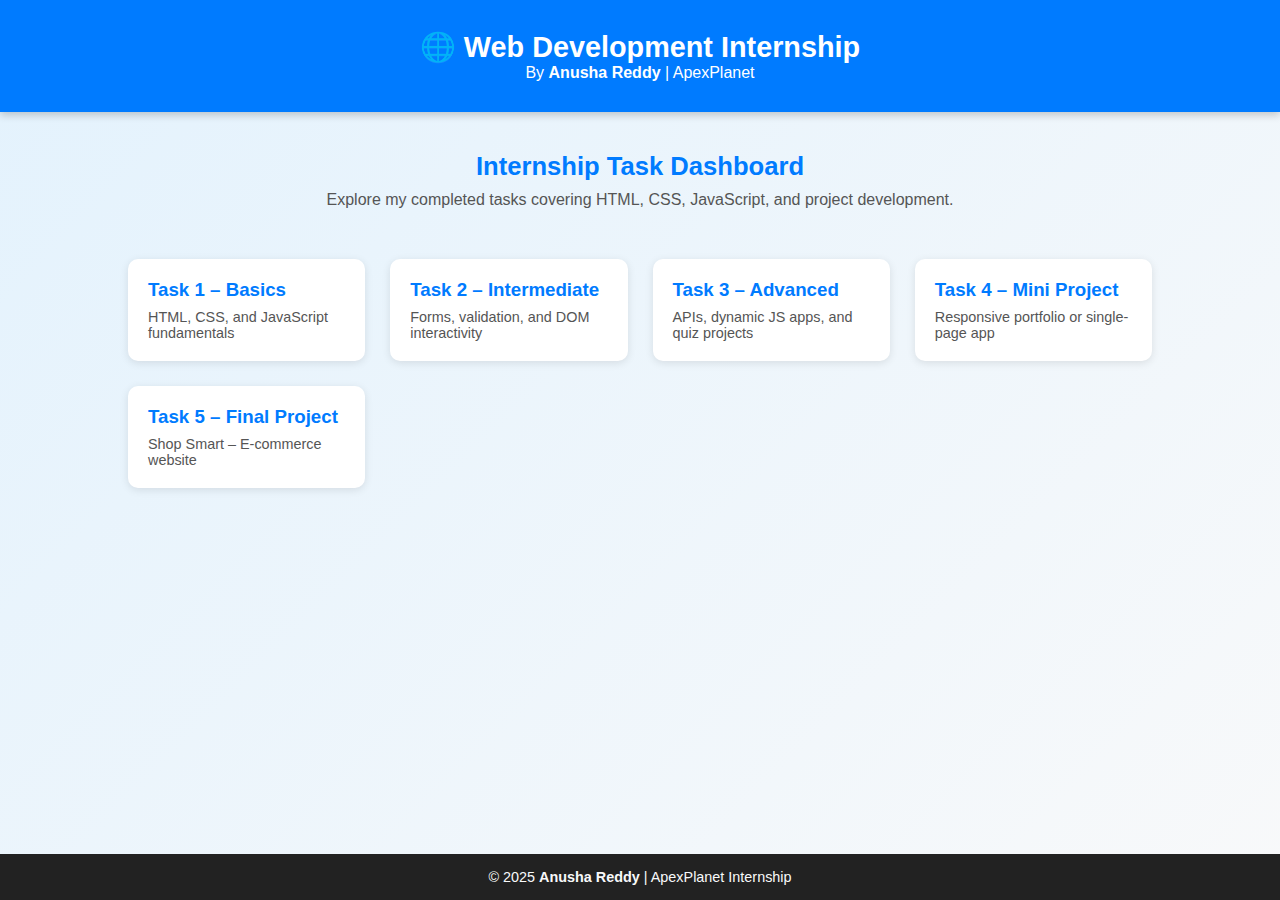
<file: index.html>
<!DOCTYPE html>
<html lang="en">
<head>
  <meta charset="UTF-8" />
  <meta name="viewport" content="width=device-width,initial-scale=1.0">
  <title>Anusha Reddy | Web Internship</title>
  <link rel="stylesheet" href="styles.css">
</head>
<body>
  <header>
    <h1>🌐 Web Development Internship</h1>
    <p>By <strong>Anusha Reddy</strong> | ApexPlanet</p>
  </header>

  <section class="intro">
    <h2>Internship Task Dashboard</h2>
    <p>Explore my completed tasks covering HTML, CSS, JavaScript, and project development.</p>
  </section>

  <main class="grid">
    <a href="web-internship/task1_basics/index.html" class="card">
      <h3>Task 1 – Basics</h3>
      <p>HTML, CSS, and JavaScript fundamentals</p>
    </a>

    <a href="web-internship/task2_intermediate/index.html" class="card">
      <h3>Task 2 – Intermediate</h3>
      <p>Forms, validation, and DOM interactivity</p>
    </a>

    <a href="web-internship/task3_advanced/index.html" class="card">
      <h3>Task 3 – Advanced</h3>
      <p>APIs, dynamic JS apps, and quiz projects</p>
    </a>

    <a href="web-internship/task4_project/index.html" class="card">
      <h3>Task 4 – Mini Project</h3>
      <p>Responsive portfolio or single-page app</p>
    </a>

    <a href="web-internship/task5_final/index.html" class="card">
      <h3>Task 5 – Final Project</h3>
      <p>Shop Smart – E-commerce website</p>
    </a>
  </main>

  <footer>
    <p>© 2025 <strong>Anusha Reddy</strong> | ApexPlanet Internship</p>
  </footer>
</body>
</html>
</file>
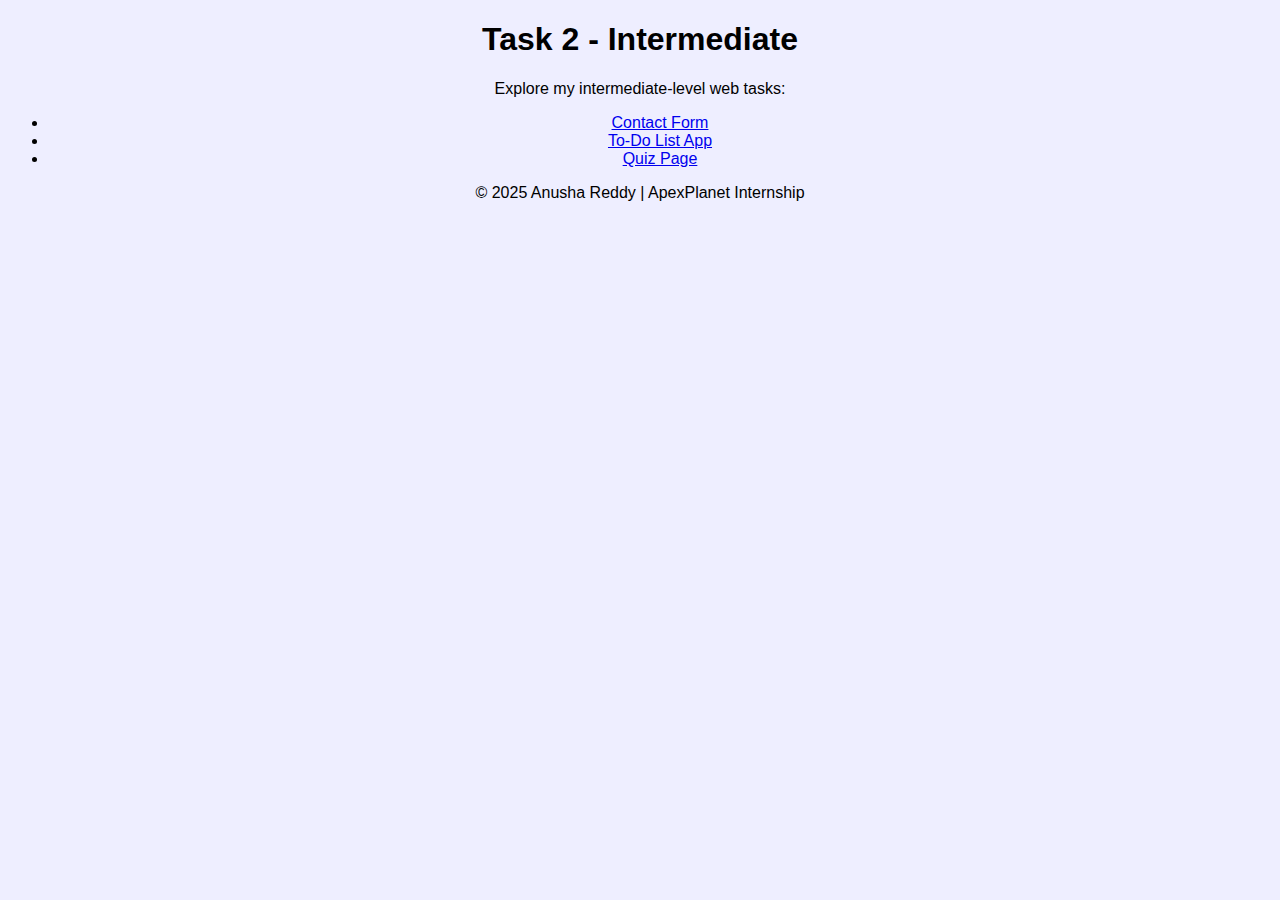
<file: web-internship/task2_intermediate/index.html>
<!DOCTYPE html>
<html lang="en">
<head>
  <meta charset="UTF-8">
  <meta name="viewport" content="width=device-width, initial-scale=1.0">
  <title>Task 2 - Intermediate</title>
  <link rel="stylesheet" href="style.css">
</head>
<body>
  <header>
    <h1>Task 2 - Intermediate</h1>
    <p>Explore my intermediate-level web tasks:</p>
  </header>

  <main>
    <ul>
      <li><a href="contact.html">Contact Form</a></li>
      <li><a href="todo.html">To-Do List App</a></li>
      <li><a href="quiz.html">Quiz Page</a></li>
    </ul>
  </main>

  <footer>
    <p>© 2025 Anusha Reddy | ApexPlanet Internship</p>
  </footer>
</body>
</html>
</file>
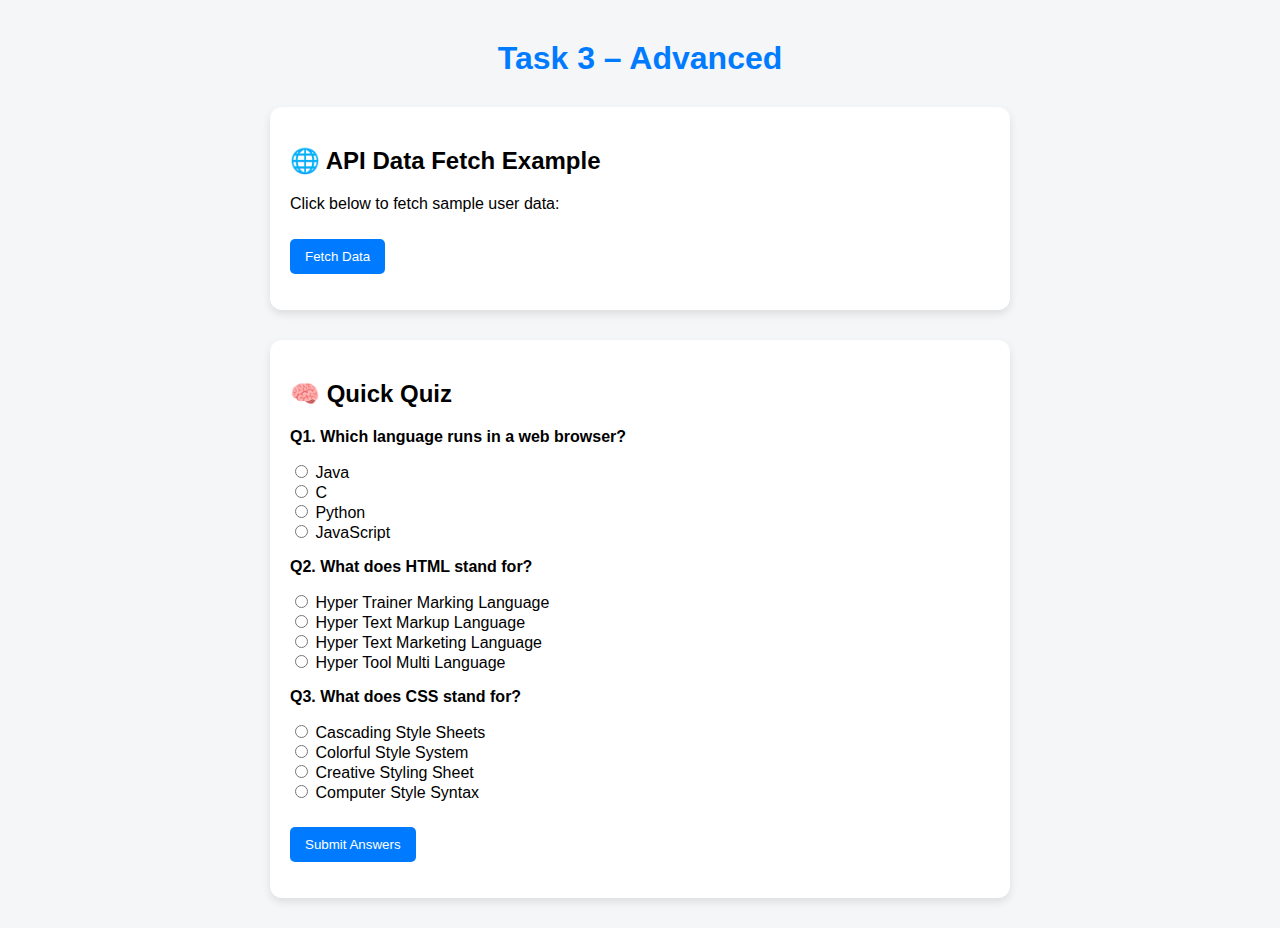
<file: web-internship/task3_advanced/index.html>
<!DOCTYPE html>
<html lang="en">
<head>
  <meta charset="UTF-8" />
  <meta name="viewport" content="width=device-width, initial-scale=1.0" />
  <title>Task 3 – Advanced</title>
  <style>
    body {
      font-family: Arial, sans-serif;
      background-color: #f4f6f8;
      margin: 0;
      padding: 0;
      text-align: center;
    }
    h1 {
      color: #007bff;
      margin-top: 40px;
    }
    #apiSection, #quizSection {
      background: #fff;
      border-radius: 12px;
      box-shadow: 0 4px 8px rgba(0,0,0,0.1);
      width: 80%;
      max-width: 700px;
      margin: 30px auto;
      padding: 20px;
      text-align: left;
    }
    button {
      background-color: #007bff;
      color: white;
      border: none;
      padding: 10px 15px;
      border-radius: 5px;
      cursor: pointer;
      margin-top: 10px;
    }
    button:hover {
      background-color: #0056b3;
    }
    .question {
      margin-bottom: 15px;
    }
  </style>
</head>
<body>
  <h1>Task 3 – Advanced</h1>

  <div id="apiSection">
    <h2>🌐 API Data Fetch Example</h2>
    <p>Click below to fetch sample user data:</p>
    <button onclick="fetchData()">Fetch Data</button>
    <ul id="apiResult"></ul>
  </div>

  <div id="quizSection">
    <h2>🧠 Quick Quiz</h2>
    <div id="quizContainer"></div>
    <button onclick="checkAnswers()">Submit Answers</button>
    <p id="score"></p>
  </div>

  <script src="api.js"></script>
  <script src="quiz.js"></script>
</body>
</html>
</file>
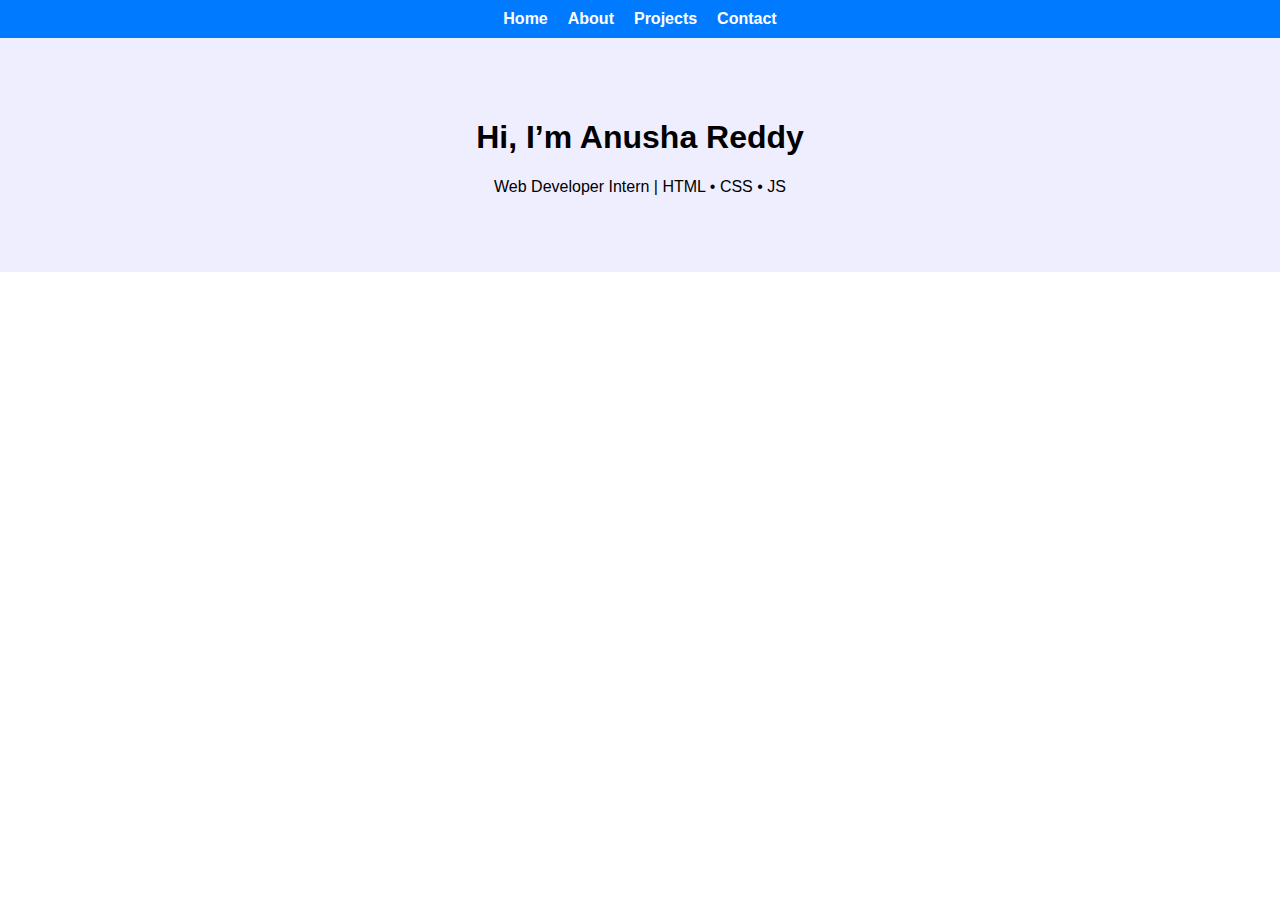
<file: web-internship/task4_project/index.html>
<!DOCTYPE html>
<html lang="en">
<head>
<meta charset="UTF-8"><meta name="viewport" content="width=device-width,initial-scale=1">
<title>Portfolio</title>
<link rel="stylesheet" href="style.css">
</head>
<body>
<nav>
  <a href="index.html">Home</a>
  <a href="about.html">About</a>
  <a href="projects.html">Projects</a>
  <a href="contact.html">Contact</a>
</nav>

<section class="hero">
  <h1>Hi, I’m Anusha Reddy</h1>
  <p>Web Developer Intern | HTML • CSS • JS</p>
</section>
<script src="app.js"></script>
</body>
</html>
</file>
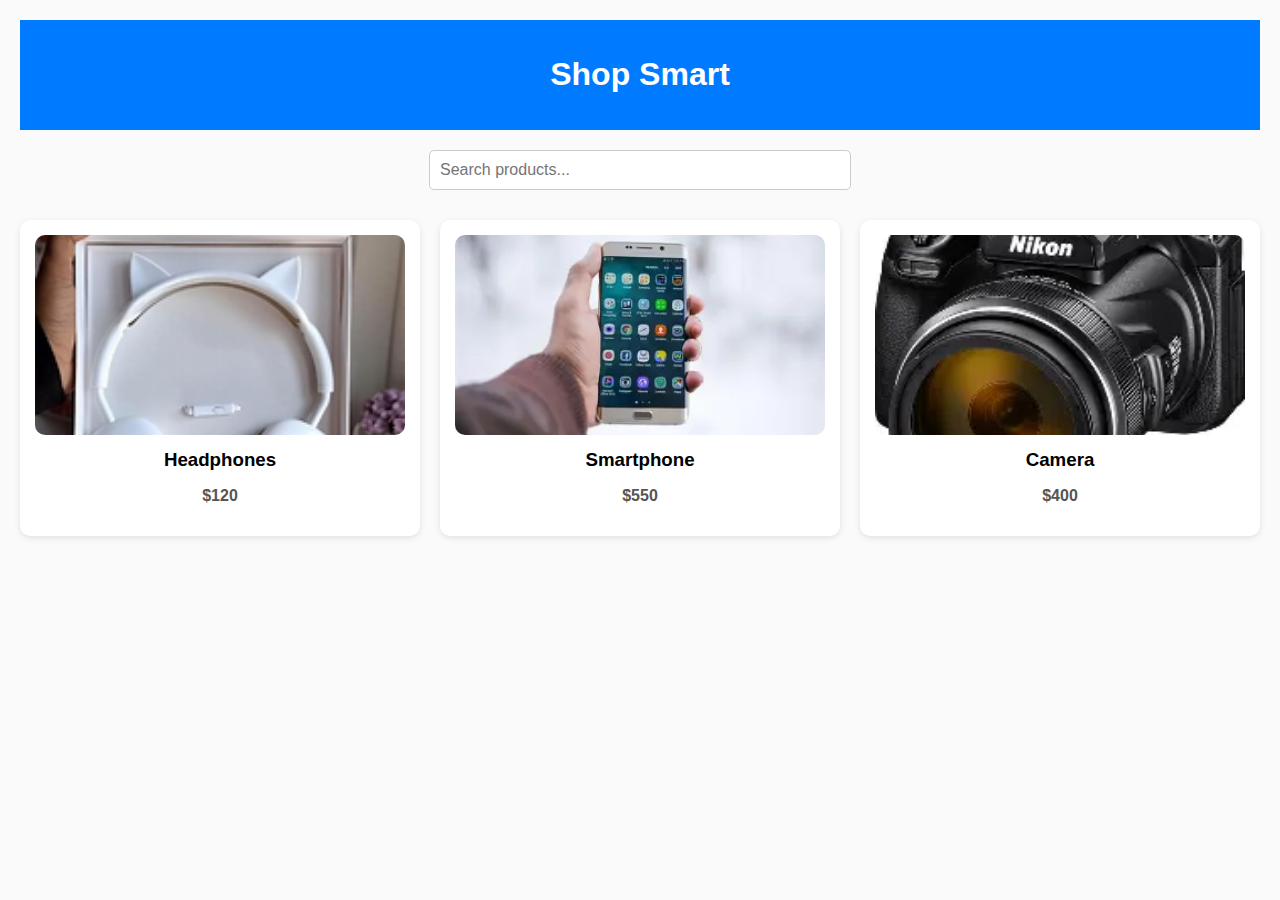
<file: web-internship/task5_final/index.html>
<!DOCTYPE html>
<html lang="en">
<head>
  <meta charset="UTF-8">
  <meta name="viewport" content="width=device-width,initial-scale=1">
  <title>Shop Smart</title>
  <link rel="stylesheet" href="style.css">
</head>
<body>
  <header>
    <h1>Shop Smart</h1>
  </header>

  <!-- Search bar -->
  <input type="text" id="search" placeholder="Search products...">

  <!-- Product grid -->
  <div id="productContainer" class="grid">

    <div class="card">
      <img src="images/headphone.jpg" alt="Headphones">
      <h3>Headphones</h3>
      <p>$120</p>
    </div>

    <div class="card">
      <img src="images/smartphone.jpg" alt="Smartphone">
      <h3>Smartphone</h3>
      <p>$550</p>
    </div>

    <div class="card">
      <img src="images/camera.jpg" alt="Camera">
      <h3>Camera</h3>
      <p>$400</p>
    </div>

  </div>

  <script src="script.js"></script>
</body>
</html>
</file>
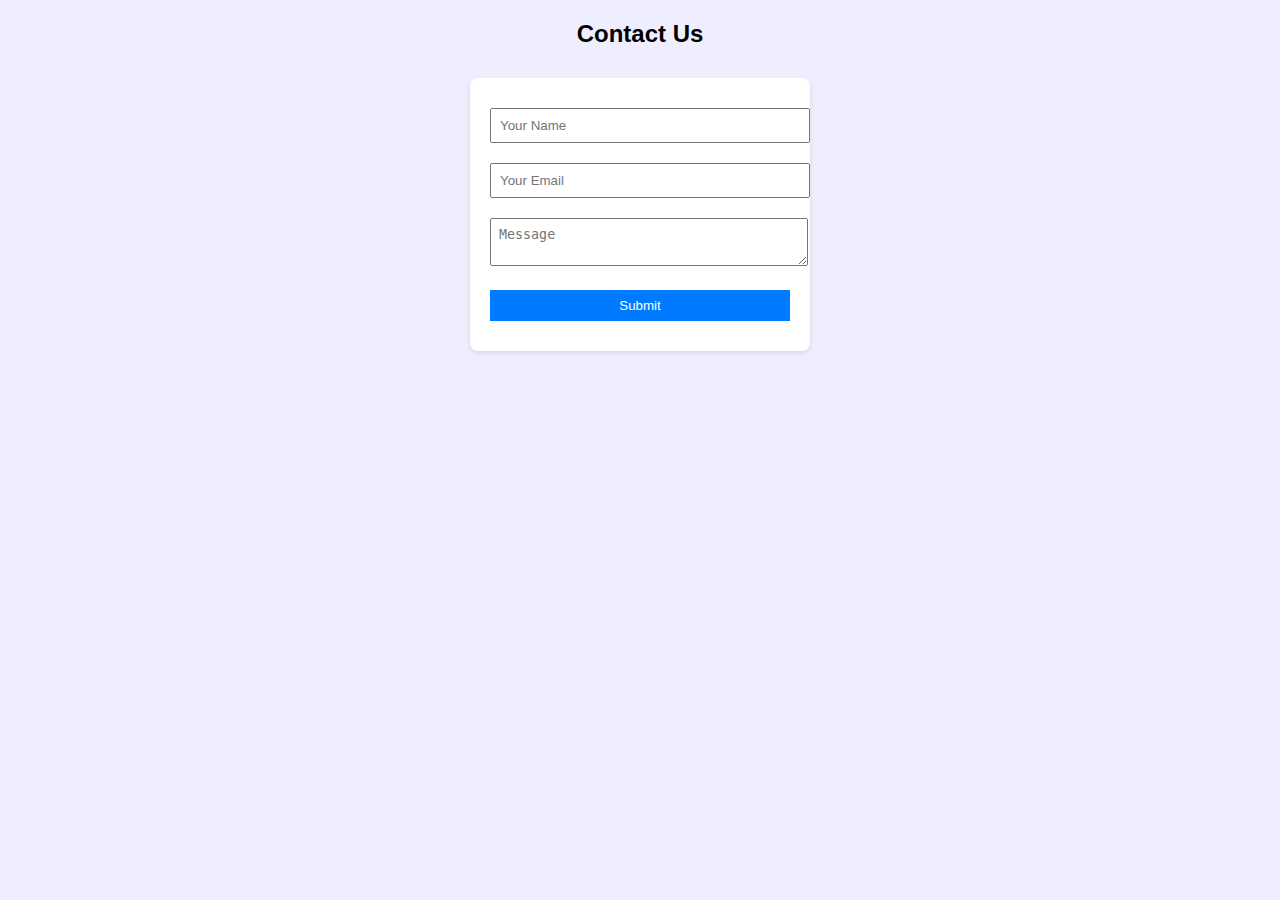
<file: web-internship/task2_intermediate/contact.html>
<!DOCTYPE html>
<html lang="en">
<head>
  <meta charset="UTF-8">
  <meta name="viewport" content="width=device-width,initial-scale=1">
  <title>Contact Form</title>
  <link rel="stylesheet" href="style.css">
</head>
<body>
  <h2>Contact Us</h2>
  <form id="contactForm">
    <input type="text" id="name" placeholder="Your Name" required>
    <input type="email" id="email" placeholder="Your Email" required>
    <textarea id="message" placeholder="Message" required></textarea>
    <button type="submit">Submit</button>
  </form>
  <script src="form.js"></script>
</body>
</html>
</file>
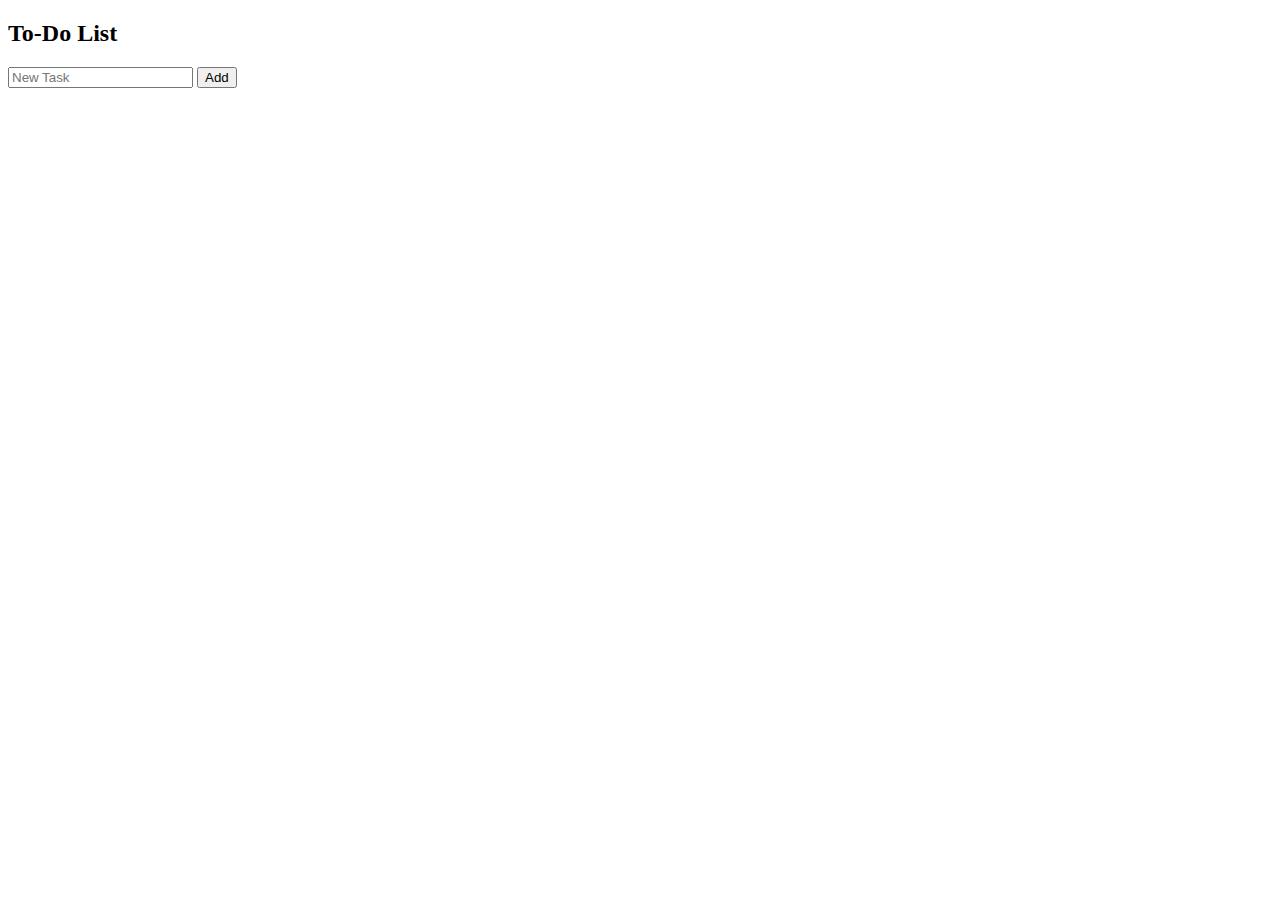
<file: web-internship/task2_intermediate/todo.html>
<!DOCTYPE html>
<html lang="en">
<head>
  <meta charset="UTF-8">
  <meta name="viewport" content="width=device-width,initial-scale=1">
  <title>To-Do List</title>
</head>
<body>
  <h2>To-Do List</h2>
  <input type="text" id="taskInput" placeholder="New Task">
  <button onclick="addTask()">Add</button>
  <ul id="taskList"></ul>
  <script src="todo.js"></script>
</body>
</html>
</file>
<file: web-internship/task2_intermediate/style.css>
body{font-family:sans-serif;background:#eef;text-align:center;}
form{background:#fff;width:300px;margin:30px auto;padding:20px;border-radius:8px;box-shadow:0 2px 5px rgba(0,0,0,.1);}
input,textarea,button{width:100%;margin:10px 0;padding:8px;}
button{background:#007bff;color:#fff;border:none;cursor:pointer;}
</file>
<file: web-internship/task4_project/style.css>
body{font-family:Arial;margin:0;}
nav{background:#007bff;padding:10px;display:flex;gap:20px;justify-content:center;}
nav a{color:#fff;text-decoration:none;font-weight:bold;}
.hero{text-align:center;padding:60px;background:#eef;}
</file>
<file: web-internship/task5_final/style.css>
body {
  font-family: Arial, sans-serif;
  background: #fafafa;
  margin: 0;
  padding: 20px;
}
header {
  text-align: center;
  background: #007bff;
  color: white;
  padding: 15px 0;
  margin-bottom: 20px;
}
#search {
  display: block;
  width: 90%;
  max-width: 400px;
  margin: 0 auto 30px;
  padding: 10px;
  font-size: 16px;
  border: 1px solid #ccc;
  border-radius: 5px;
}
.grid {
  display: grid;
  grid-template-columns: repeat(auto-fit, minmax(200px, 1fr));
  gap: 20px;
}
.card {
  background: white;
  border-radius: 10px;
  box-shadow: 0 2px 6px rgba(0,0,0,0.1);
  padding: 15px;
  text-align: center;
  transition: transform 0.2s ease;
}
.card:hover {
  transform: scale(1.03);
}
.card img {
  width: 100%;
  height: 200px;
  object-fit: cover;
  border-radius: 10px;
}
.card h3 {
  margin: 10px 0 5px;
}
.card p {
  color: #555;
  font-weight: bold;
}
</file>
<file: styles.css>
/* Reset */
* {
  box-sizing: border-box;
  margin: 0;
  padding: 0;
  font-family: "Poppins", sans-serif;
}

body {
  background: linear-gradient(135deg, #e3f2fd, #f8f9fa);
  color: #333;
  display: flex;
  flex-direction: column;
  min-height: 100vh;
}

header {
  background: #007bff;
  color: white;
  text-align: center;
  padding: 30px 10px;
  box-shadow: 0 3px 8px rgba(0, 0, 0, 0.2);
}

header h1 {
  font-size: 1.8rem;
}

.intro {
  text-align: center;
  margin: 40px 10px 20px;
}

.intro h2 {
  font-size: 1.6rem;
  color: #007bff;
  margin-bottom: 10px;
}

.intro p {
  font-size: 1rem;
  color: #555;
}

.grid {
  display: grid;
  grid-template-columns: repeat(auto-fit, minmax(220px, 1fr));
  gap: 25px;
  padding: 30px 10%;
}

.card {
  background: white;
  border-radius: 10px;
  padding: 20px;
  text-decoration: none;
  color: #333;
  box-shadow: 0 2px 8px rgba(0, 0, 0, 0.1);
  transition: all 0.25s ease;
}

.card:hover {
  transform: translateY(-6px);
  box-shadow: 0 5px 15px rgba(0, 0, 0, 0.2);
}

.card h3 {
  color: #007bff;
  margin-bottom: 8px;
}

.card p {
  font-size: 0.9rem;
  color: #555;
}

footer {
  text-align: center;
  margin-top: auto;
  padding: 15px;
  background: #222;
  color: #f8f9fa;
  font-size: 0.9rem;
}
</file>
